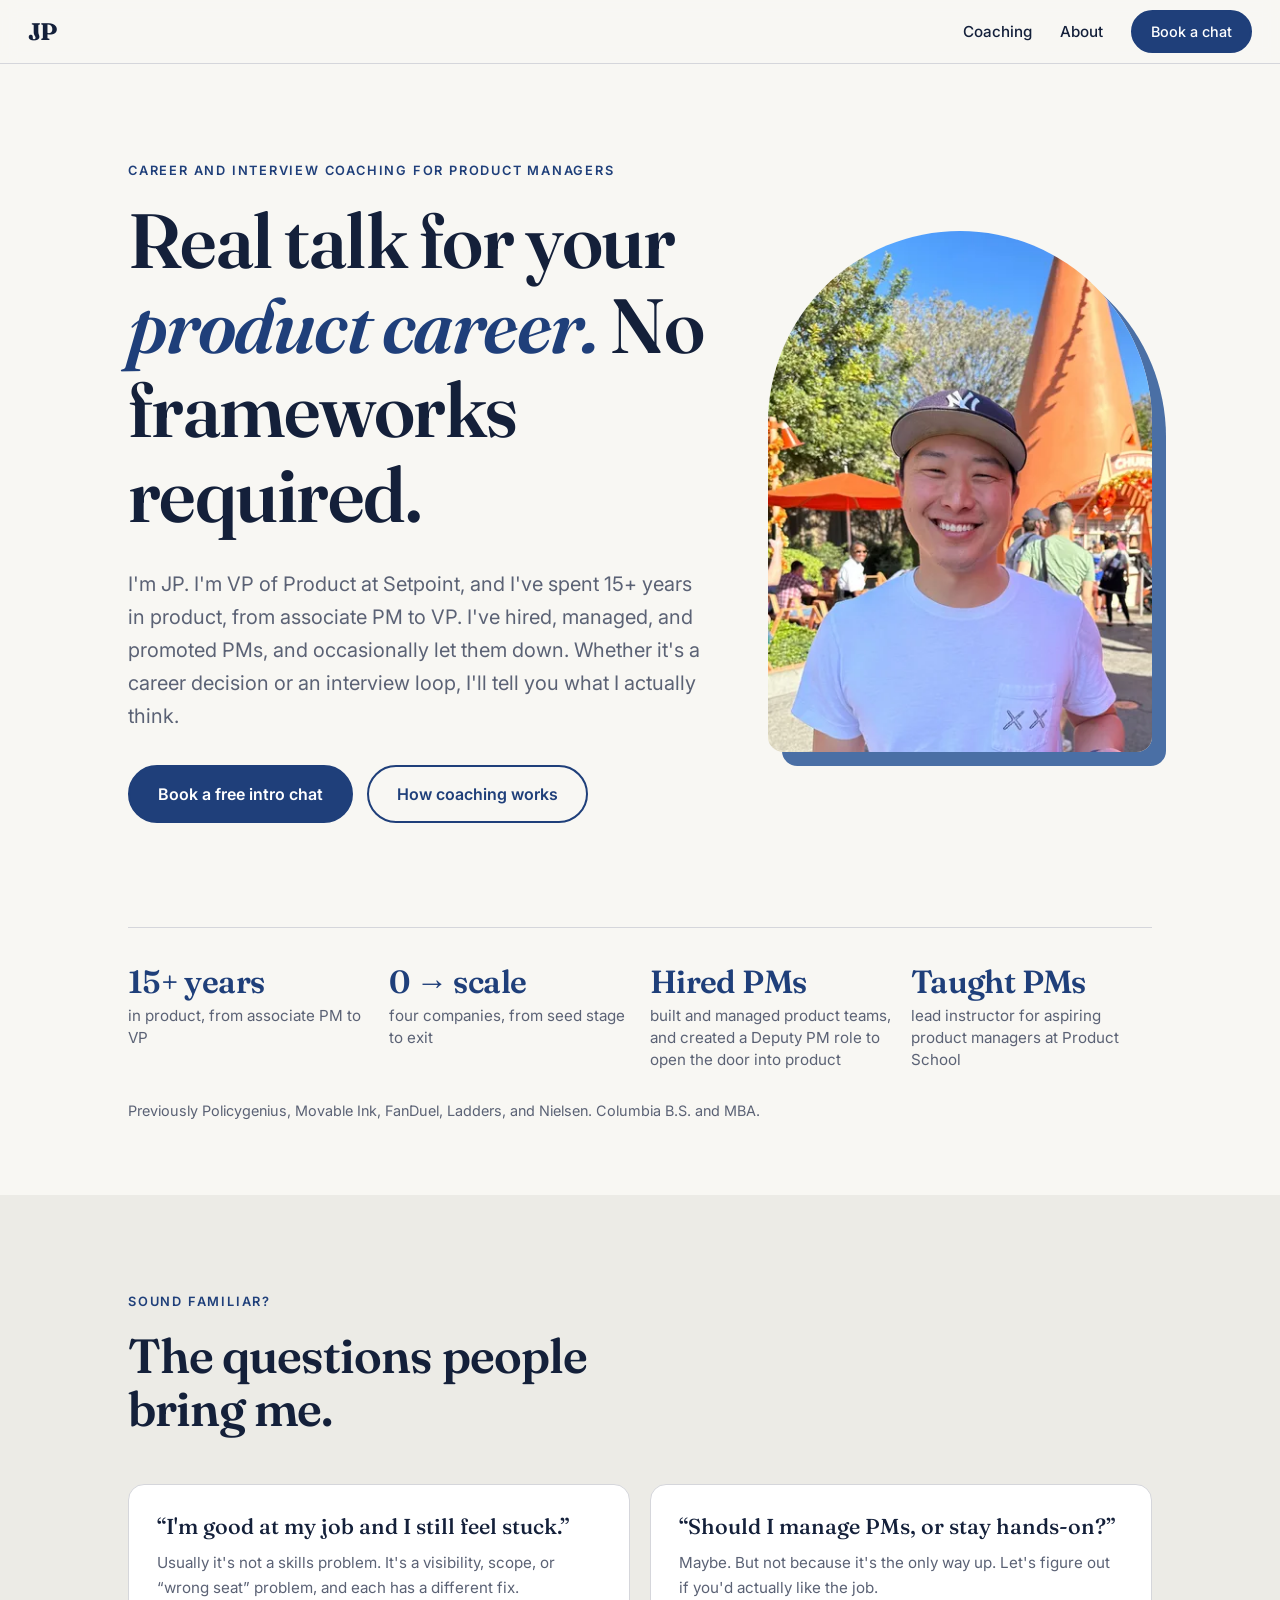
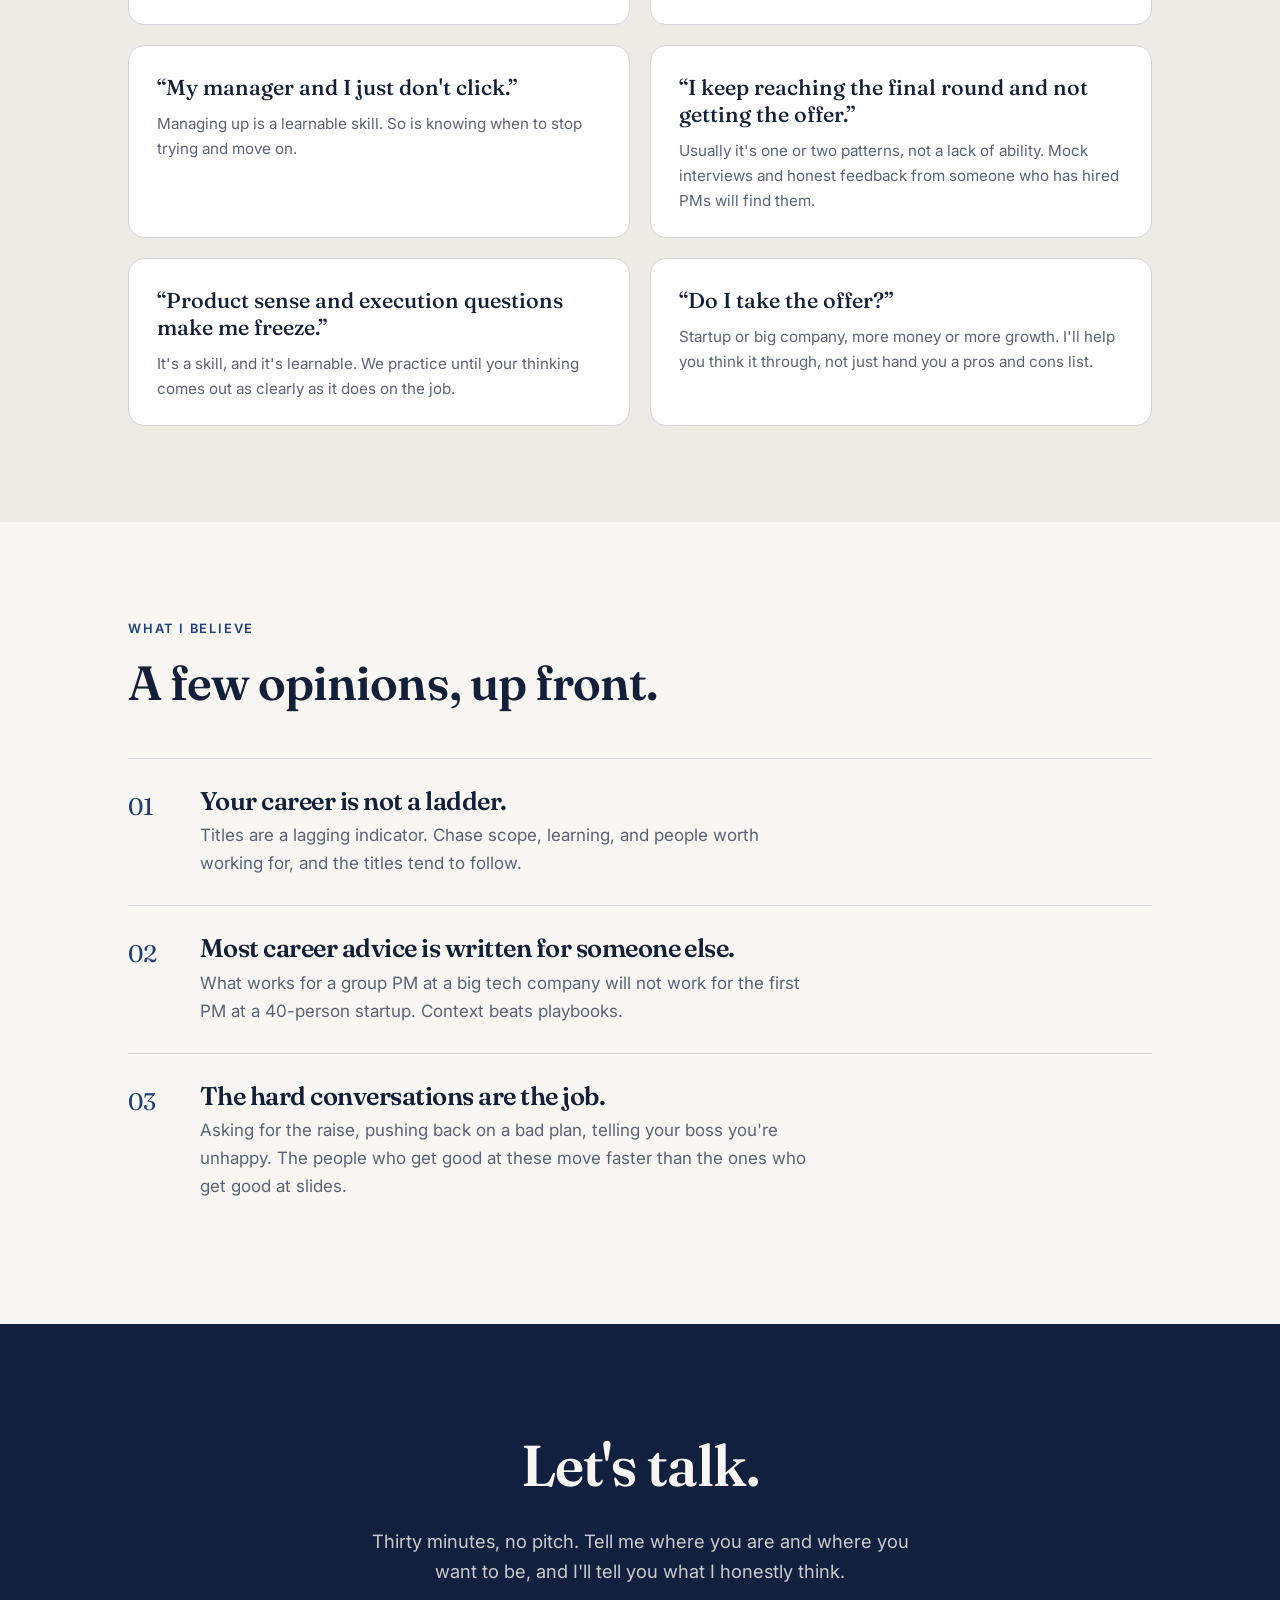
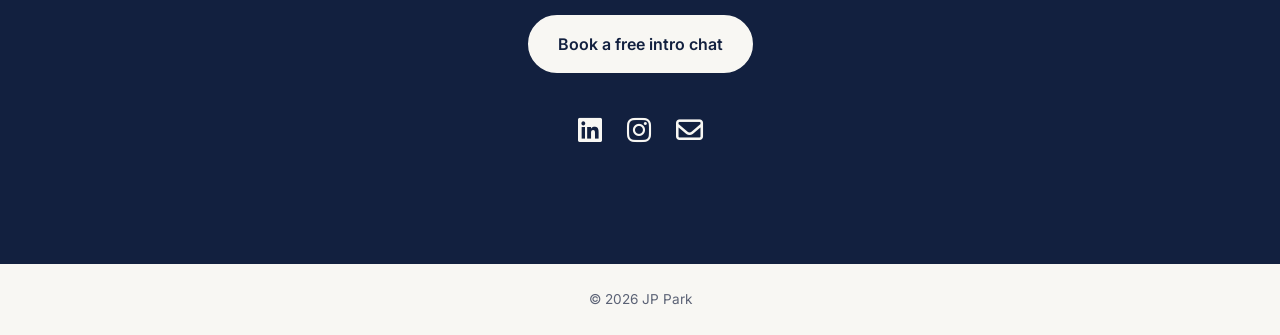
<file: index.html>
<!DOCTYPE html>
<html lang="en">
<head>
    <meta charset="UTF-8">
    <meta name="viewport" content="width=device-width, initial-scale=1.0">
    <meta name="description" content="Career and interview coaching for product managers. JP Park, VP Product at Setpoint and former Director of Product at Policygenius, coaches PMs through promotions, pivots, interviews, and the hard conversations.">
    <meta name="author" content="JP Park">
    <link rel="canonical" href="https://jptkp325.github.io/">

    <!-- Open Graph -->
    <meta property="og:title" content="JP Park | Career and interview coaching for product managers">
    <meta property="og:description" content="Career and interview coaching for product managers. JP Park, VP Product at Setpoint and former Director of Product at Policygenius, coaches PMs through promotions, pivots, interviews, and the hard conversations.">
    <meta property="og:image" content="https://jptkp325.github.io/images/jppark-800.png">
    <meta property="og:url" content="https://jptkp325.github.io/">
    <meta property="og:type" content="website">

    <link rel="icon" href="data:image/svg+xml,<svg xmlns='http://www.w3.org/2000/svg' viewBox='0 0 100 100'><text y='.9em' font-size='90'>&#x1F44B;</text></svg>">

    <link rel="preconnect" href="https://fonts.googleapis.com">
    <link rel="preconnect" href="https://fonts.gstatic.com" crossorigin>
    <link href="https://fonts.googleapis.com/css2?family=Fraunces:ital,opsz,wght@0,9..144,400;0,9..144,500;0,9..144,600;0,9..144,700;1,9..144,500&family=Inter:wght@400;500;600&display=swap" rel="stylesheet">
    <link rel="stylesheet" href="styles.css">
    <link rel="stylesheet" href="https://cdnjs.cloudflare.com/ajax/libs/font-awesome/6.5.1/css/all.min.css">

    <title>JP Park | Career and interview coaching for product managers</title>
</head>
<body class="page-home">

    <nav class="top-nav" aria-label="Main navigation">
        <span class="left-text"><a href="/">JP</a></span>
        <ul class="right-menu">
            <li><a href="/coaching.html">Coaching</a></li>
            <li><a href="/about.html">About</a></li>
            <li><a href="mailto:jason.phillip.park@gmail.com?subject=Intro%20chat" class="cta-button">Book a chat</a></li>
        </ul>
        <i class="mobile-menu-icon fas fa-bars" role="button" tabindex="0" aria-label="Toggle navigation menu" aria-expanded="false"></i>
    </nav>

    <header class="hero">
        <div class="wrap hero-grid">
            <div>
                <p class="eyebrow">Career and interview coaching for product managers</p>
                <h1>Real talk for your <em>product career.</em> No frameworks required.</h1>
                <p class="lede">I'm JP. I'm VP of Product at Setpoint, and I've spent 15+ years in product, from associate PM to VP. I've hired, managed, and promoted PMs, and occasionally let them down. Whether it's a career decision or an interview loop, I'll tell you what I actually think.</p>
                <div class="cta-row">
                    <a href="mailto:jason.phillip.park@gmail.com?subject=Intro%20chat" class="cta-button">Book a free intro chat</a>
                    <a href="/coaching.html" class="cta-button cta-button-alt">How coaching works</a>
                </div>
            </div>
            <div class="hero-photo">
                <picture>
                    <source type="image/webp" srcset="images/jppark-400.webp 400w, images/jppark-800.webp 800w" sizes="(max-width: 860px) 340px, 400px">
                    <img src="images/jppark-800.png" srcset="images/jppark-400.png 400w, images/jppark-800.png 800w" sizes="(max-width: 860px) 340px, 400px" alt="Photo of JP Park" width="800" height="1083" loading="eager">
                </picture>
            </div>
        </div>
    </header>

    <section class="proof" aria-label="Background">
        <div class="wrap">
            <ul class="proof-grid">
                <li><strong>15+ years</strong><span>in product, from associate PM to VP</span></li>
                <li><strong>0 &rarr; scale</strong><span>four companies, from seed stage to exit</span></li>
                <li><strong>Hired PMs</strong><span>built and managed product teams, and created a Deputy PM role to open the door into product</span></li>
                <li><strong>Taught PMs</strong><span>lead instructor for aspiring product managers at Product School</span></li>
            </ul>
            <p class="proof-note">Previously Policygenius, Movable Ink, FanDuel, Ladders, and Nielsen. Columbia B.S. and MBA.</p>
        </div>
    </section>

    <section class="section section-alt fade-in-section">
        <div class="wrap">
            <p class="eyebrow">Sound familiar?</p>
            <h2 class="section-title">The questions people bring me.</h2>
            <ul class="moments">
                <li>
                    <blockquote>&ldquo;I'm good at my job and I still feel stuck.&rdquo;</blockquote>
                    <p>Usually it's not a skills problem. It's a visibility, scope, or &ldquo;wrong seat&rdquo; problem, and each has a different fix.</p>
                </li>
                <li>
                    <blockquote>&ldquo;Should I manage PMs, or stay hands-on?&rdquo;</blockquote>
                    <p>Maybe. But not because it's the only way up. Let's figure out if you'd actually like the job.</p>
                </li>
                <li>
                    <blockquote>&ldquo;My manager and I just don't click.&rdquo;</blockquote>
                    <p>Managing up is a learnable skill. So is knowing when to stop trying and move on.</p>
                </li>
                <li>
                    <blockquote>&ldquo;I keep reaching the final round and not getting the offer.&rdquo;</blockquote>
                    <p>Usually it's one or two patterns, not a lack of ability. Mock interviews and honest feedback from someone who has hired PMs will find them.</p>
                </li>
                <li>
                    <blockquote>&ldquo;Product sense and execution questions make me freeze.&rdquo;</blockquote>
                    <p>It's a skill, and it's learnable. We practice until your thinking comes out as clearly as it does on the job.</p>
                </li>
                <li>
                    <blockquote>&ldquo;Do I take the offer?&rdquo;</blockquote>
                    <p>Startup or big company, more money or more growth. I'll help you think it through, not just hand you a pros and cons list.</p>
                </li>
            </ul>
        </div>
    </section>

    <section class="section fade-in-section">
        <div class="wrap">
            <p class="eyebrow">What I believe</p>
            <h2 class="section-title">A few opinions, up front.</h2>
            <ol class="beliefs">
                <li>
                    <div>
                        <h3>Your career is not a ladder.</h3>
                        <p>Titles are a lagging indicator. Chase scope, learning, and people worth working for, and the titles tend to follow.</p>
                    </div>
                </li>
                <li>
                    <div>
                        <h3>Most career advice is written for someone else.</h3>
                        <p>What works for a group PM at a big tech company will not work for the first PM at a 40-person startup. Context beats playbooks.</p>
                    </div>
                </li>
                <li>
                    <div>
                        <h3>The hard conversations are the job.</h3>
                        <p>Asking for the raise, pushing back on a bad plan, telling your boss you're unhappy. The people who get good at these move faster than the ones who get good at slides.</p>
                    </div>
                </li>
            </ol>
        </div>
    </section>

    <section class="section section-dark closer fade-in-section">
        <div class="wrap">
            <h2>Let's talk.</h2>
            <p>Thirty minutes, no pitch. Tell me where you are and where you want to be, and I'll tell you what I honestly think.</p>
            <a href="mailto:jason.phillip.park@gmail.com?subject=Intro%20chat" class="cta-button">Book a free intro chat</a>
            <div class="contact-icons">
                <a href="https://www.linkedin.com/in/jppark" target="_blank" rel="noopener noreferrer" aria-label="JP Park on LinkedIn"><i class="fa-brands fa-linkedin" aria-hidden="true"></i></a>
                <a href="https://www.instagram.com/stereotyke" target="_blank" rel="noopener noreferrer" aria-label="JP Park on Instagram"><i class="fa-brands fa-instagram" aria-hidden="true"></i></a>
                <a href="mailto:jason.phillip.park@gmail.com?subject=Intro%20chat" aria-label="Email JP Park"><i class="fa-regular fa-envelope" aria-hidden="true"></i></a>
            </div>
        </div>
    </section>

    <footer>
        <p>&copy; 2026 JP Park</p>
    </footer>

    <script src="scripts.js"></script>
</body>
</html>
</file>
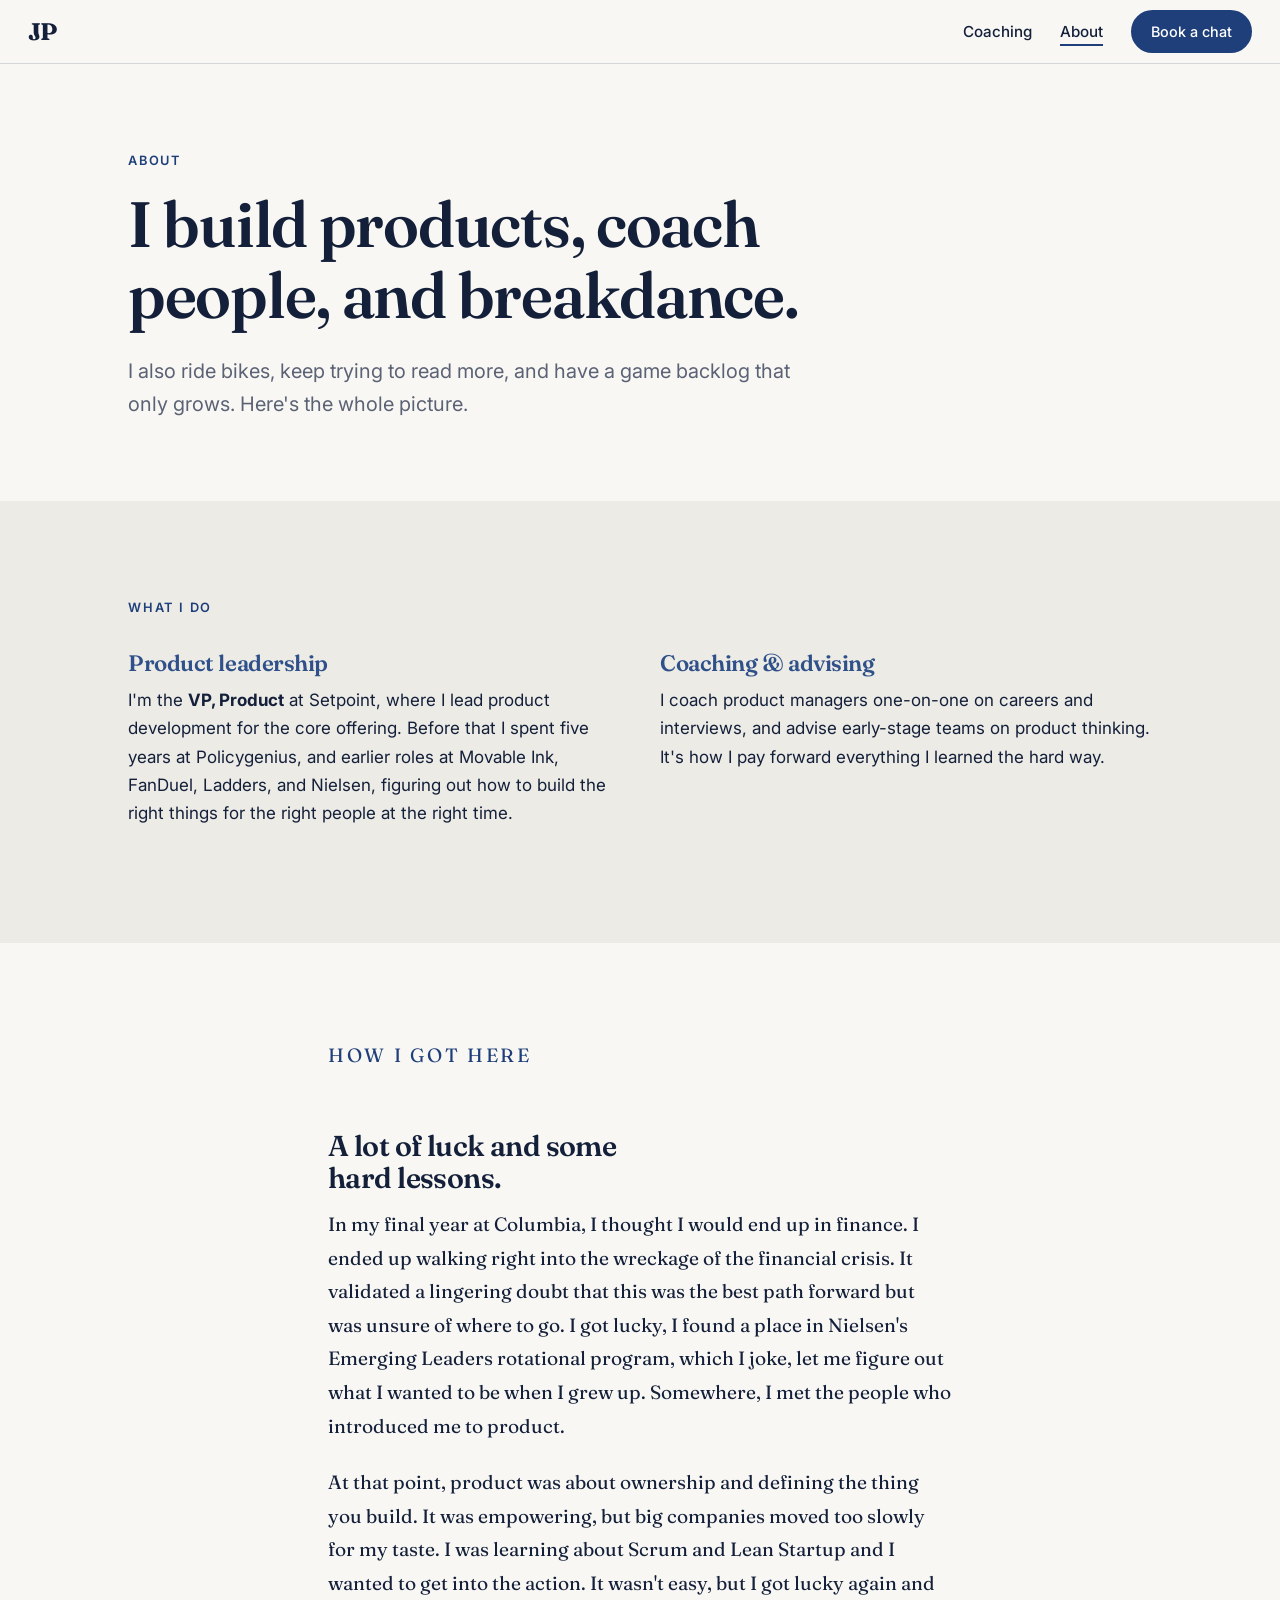
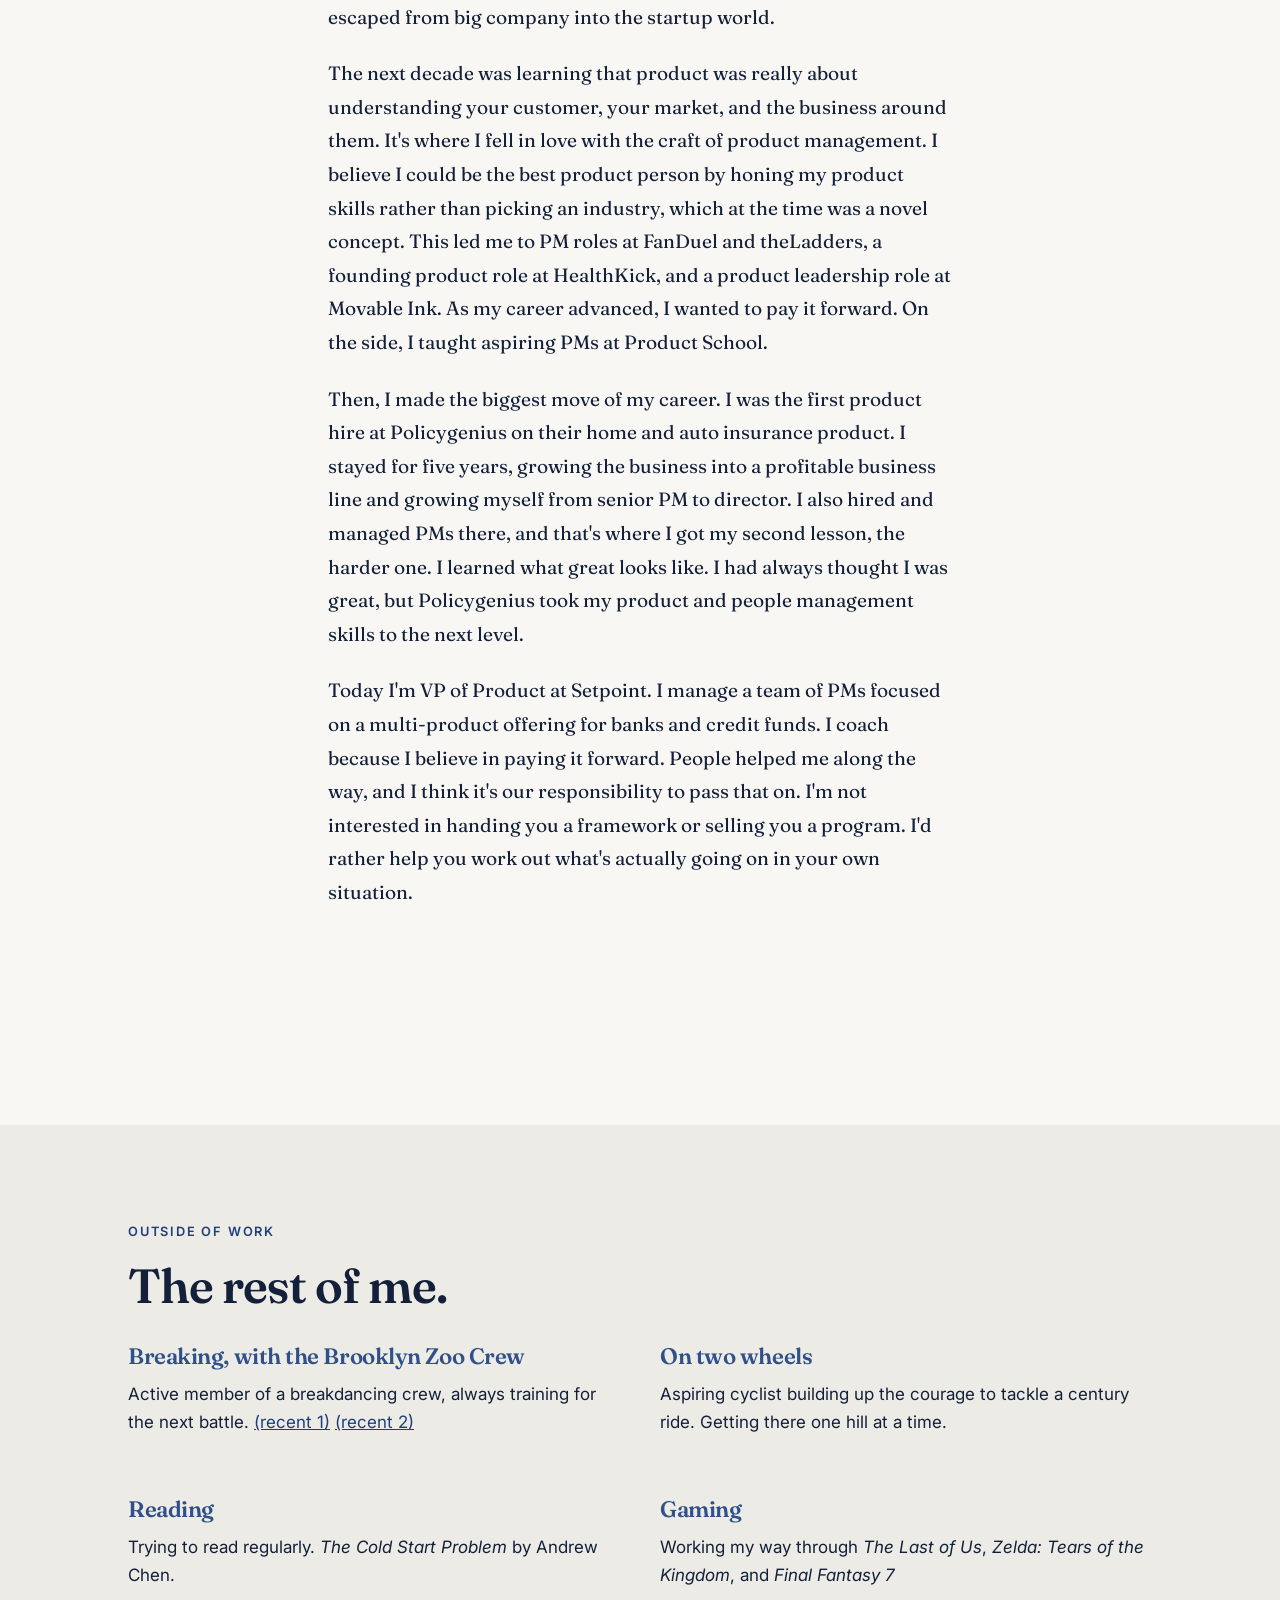
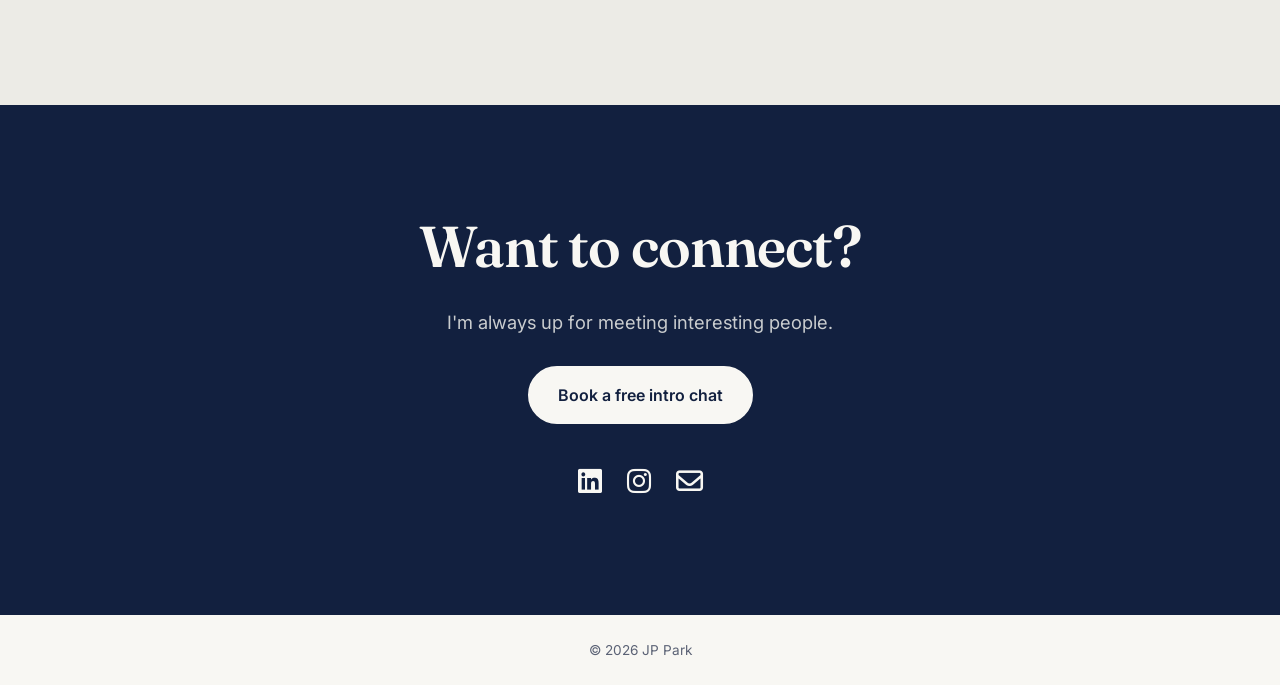
<file: about.html>
<!DOCTYPE html>
<html lang="en">
<head>
    <meta charset="UTF-8">
    <meta name="viewport" content="width=device-width, initial-scale=1.0">
    <meta name="description" content="JP Park is VP, Product at Setpoint, a career and interview coach for product managers, and a breakdancer with the Brooklyn Zoo Crew.">
    <meta name="author" content="JP Park">
    <link rel="canonical" href="https://jptkp325.github.io/about.html">

    <!-- Open Graph -->
    <meta property="og:title" content="About | JP Park">
    <meta property="og:description" content="JP Park is VP, Product at Setpoint, a career and interview coach for product managers, and a breakdancer with the Brooklyn Zoo Crew.">
    <meta property="og:image" content="https://jptkp325.github.io/images/jppark-800.png">
    <meta property="og:url" content="https://jptkp325.github.io/about.html">
    <meta property="og:type" content="website">

    <link rel="icon" href="data:image/svg+xml,<svg xmlns='http://www.w3.org/2000/svg' viewBox='0 0 100 100'><text y='.9em' font-size='90'>&#x1F44B;</text></svg>">

    <link rel="preconnect" href="https://fonts.googleapis.com">
    <link rel="preconnect" href="https://fonts.gstatic.com" crossorigin>
    <link href="https://fonts.googleapis.com/css2?family=Fraunces:ital,opsz,wght@0,9..144,400;0,9..144,500;0,9..144,600;0,9..144,700;1,9..144,500&family=Inter:wght@400;500;600&display=swap" rel="stylesheet">
    <link rel="stylesheet" href="styles.css">
    <link rel="stylesheet" href="https://cdnjs.cloudflare.com/ajax/libs/font-awesome/6.5.1/css/all.min.css">

    <title>About | JP Park</title>
</head>
<body class="page-about">

    <nav class="top-nav" aria-label="Main navigation">
        <span class="left-text"><a href="/">JP</a></span>
        <ul class="right-menu">
            <li><a href="/coaching.html">Coaching</a></li>
            <li><a href="/about.html">About</a></li>
            <li><a href="mailto:jason.phillip.park@gmail.com?subject=Intro%20chat" class="cta-button">Book a chat</a></li>
        </ul>
        <i class="mobile-menu-icon fas fa-bars" role="button" tabindex="0" aria-label="Toggle navigation menu" aria-expanded="false"></i>
    </nav>

    <header class="page-header">
        <div class="wrap">
            <p class="eyebrow">About</p>
            <h1>I build products, coach people, and breakdance.</h1>
            <p class="lede">I also ride bikes, keep trying to read more, and have a game backlog that only grows. Here's the whole picture.</p>
        </div>
    </header>

    <section class="section section-alt fade-in-section">
        <div class="wrap">
            <p class="eyebrow">What I do</p>
            <div class="about-grid">
                <div class="about-block">
                    <h3>Product leadership</h3>
                    <p>I'm the <b>VP, Product</b> at Setpoint, where I lead product development for the core offering. Before that I spent five years at Policygenius, and earlier roles at Movable Ink, FanDuel, Ladders, and Nielsen, figuring out how to build the right things for the right people at the right time.</p>
                </div>
                <div class="about-block">
                    <h3>Coaching &amp; advising</h3>
                    <p>I coach product managers one-on-one on careers and interviews, and advise early-stage teams on product thinking. It's how I pay forward everything I learned the hard way.</p>
                </div>
            </div>
        </div>
    </section>

    <section class="section fade-in-section">
        <div class="prose article">
            <p class="eyebrow">How I got here</p>
            <h2 class="section-title">A lot of luck and some hard lessons.</h2>
            <p>In my final year at Columbia, I thought I would end up in finance. I ended up walking right into the wreckage of the financial crisis. It validated a lingering doubt that this was the best path forward but was unsure of where to go. I got lucky, I found a place in Nielsen's Emerging Leaders rotational program, which I joke, let me figure out what I wanted to be when I grew up. Somewhere, I met the people who introduced me to product.</p>
            <p>At that point, product was about ownership and defining the thing you build. It was empowering, but big companies moved too slowly for my taste. I was learning about Scrum and Lean Startup and I wanted to get into the action. It wasn't easy, but I got lucky again and escaped from big company into the startup world.</p>
            <p>The next decade was learning that product was really about understanding your customer, your market, and the business around them. It's where I fell in love with the craft of product management. I believe I could be the best product person by honing my product skills rather than picking an industry, which at the time was a novel concept. This led me to PM roles at FanDuel and theLadders, a founding product role at HealthKick, and a product leadership role at Movable Ink. As my career advanced, I wanted to pay it forward. On the side, I taught aspiring PMs at Product School.</p>
            <p>Then, I made the biggest move of my career. I was the first product hire at Policygenius on their home and auto insurance product. I stayed for five years, growing the business into a profitable business line and growing myself from senior PM to director. I also hired and managed PMs there, and that's where I got my second lesson, the harder one. I learned what great looks like. I had always thought I was great, but Policygenius took my product and people management skills to the next level. </p>
            <p>Today I'm VP of Product at Setpoint. I manage a team of PMs focused on a multi-product offering for banks and credit funds. I coach because I believe in paying it forward. People helped me along the way, and I think it's our responsibility to pass that on. I'm not interested in handing you a framework or selling you a program. I'd rather help you work out what's actually going on in your own situation.</p>
        </div>
    </section>

    <section class="section section-alt fade-in-section">
        <div class="wrap">
            <p class="eyebrow">Outside of work</p>
            <h2 class="section-title">The rest of me.</h2>
            <div class="about-grid">
                <div class="about-block">
                    <h3>Breaking, with the Brooklyn Zoo Crew</h3>
                    <p>Active member of a breakdancing crew, always training for the next battle.
                        <a href="https://youtu.be/nWrESJYIhdg?si=kfwnCgc4hvgau-XH&t=272" target="_blank" rel="noopener noreferrer">(recent 1)</a>
                        <a href="https://youtu.be/HGGp2xK_YZc?si=mZz1VGIxEp97N7sO" target="_blank" rel="noopener noreferrer">(recent 2)</a>
                    </p>
                </div>
                <div class="about-block">
                    <h3>On two wheels</h3>
                    <p>Aspiring cyclist building up the courage to tackle a century ride. Getting there one hill at a time.</p>
                </div>
                <div class="about-block">
                    <h3>Reading</h3>
                    <p>Trying to read regularly. <i>The Cold Start Problem</i> by Andrew Chen.</p>
                </div>
                <div class="about-block">
                    <h3>Gaming</h3>
                    <p>Working my way through <i>The Last of Us</i>, <i>Zelda: Tears of the Kingdom</i>, and <i>Final Fantasy 7</i></p>
                </div>
            </div>
        </div>
    </section>

    <section class="section section-dark closer fade-in-section">
        <div class="wrap">
            <h2>Want to connect?</h2>
            <p>I'm always up for meeting interesting people.</p>
            <a href="mailto:jason.phillip.park@gmail.com?subject=Intro%20chat" class="cta-button">Book a free intro chat</a>
            <div class="contact-icons">
                <a href="https://www.linkedin.com/in/jppark" target="_blank" rel="noopener noreferrer" aria-label="JP Park on LinkedIn"><i class="fa-brands fa-linkedin" aria-hidden="true"></i></a>
                <a href="https://www.instagram.com/stereotyke" target="_blank" rel="noopener noreferrer" aria-label="JP Park on Instagram"><i class="fa-brands fa-instagram" aria-hidden="true"></i></a>
                <a href="mailto:jason.phillip.park@gmail.com?subject=Intro%20chat" aria-label="Email JP Park"><i class="fa-regular fa-envelope" aria-hidden="true"></i></a>
            </div>
        </div>
    </section>

    <footer>
        <p>&copy; 2026 JP Park</p>
    </footer>

    <script src="scripts.js"></script>
</body>
</html>
</file>
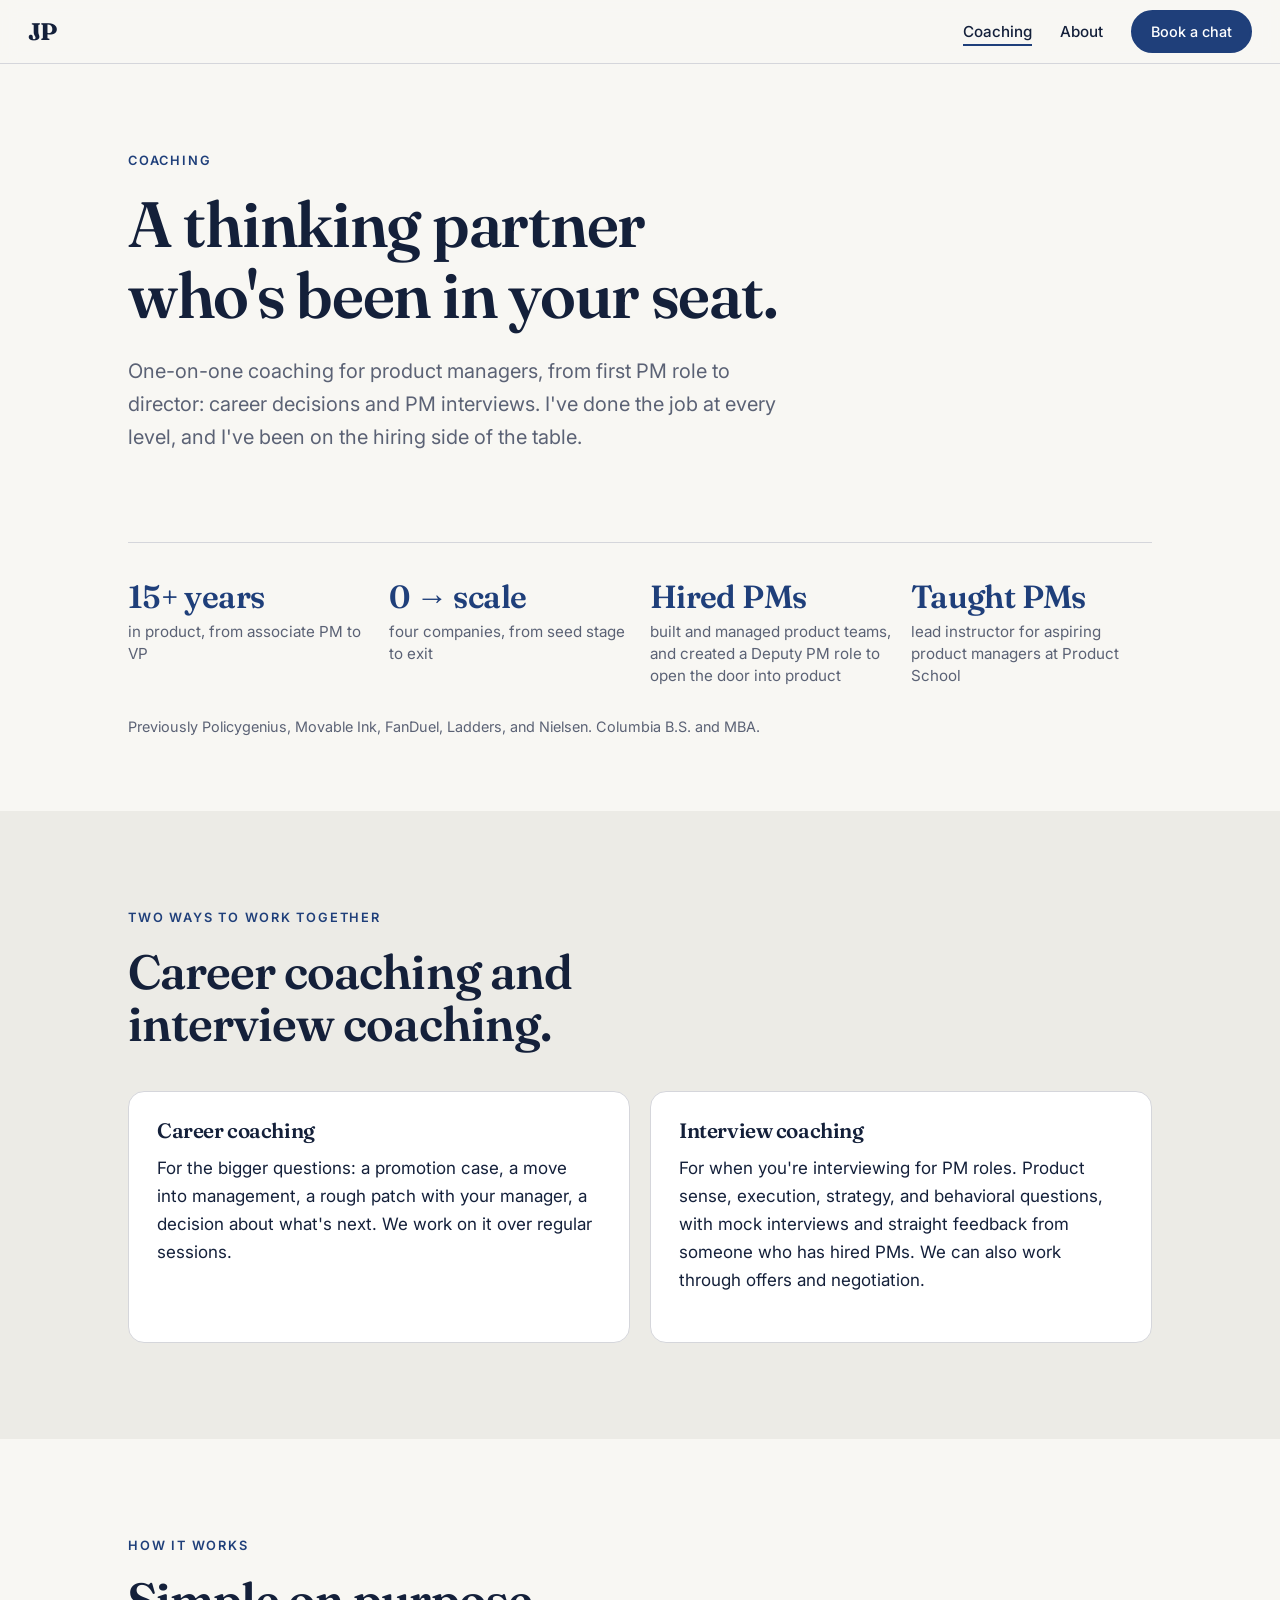
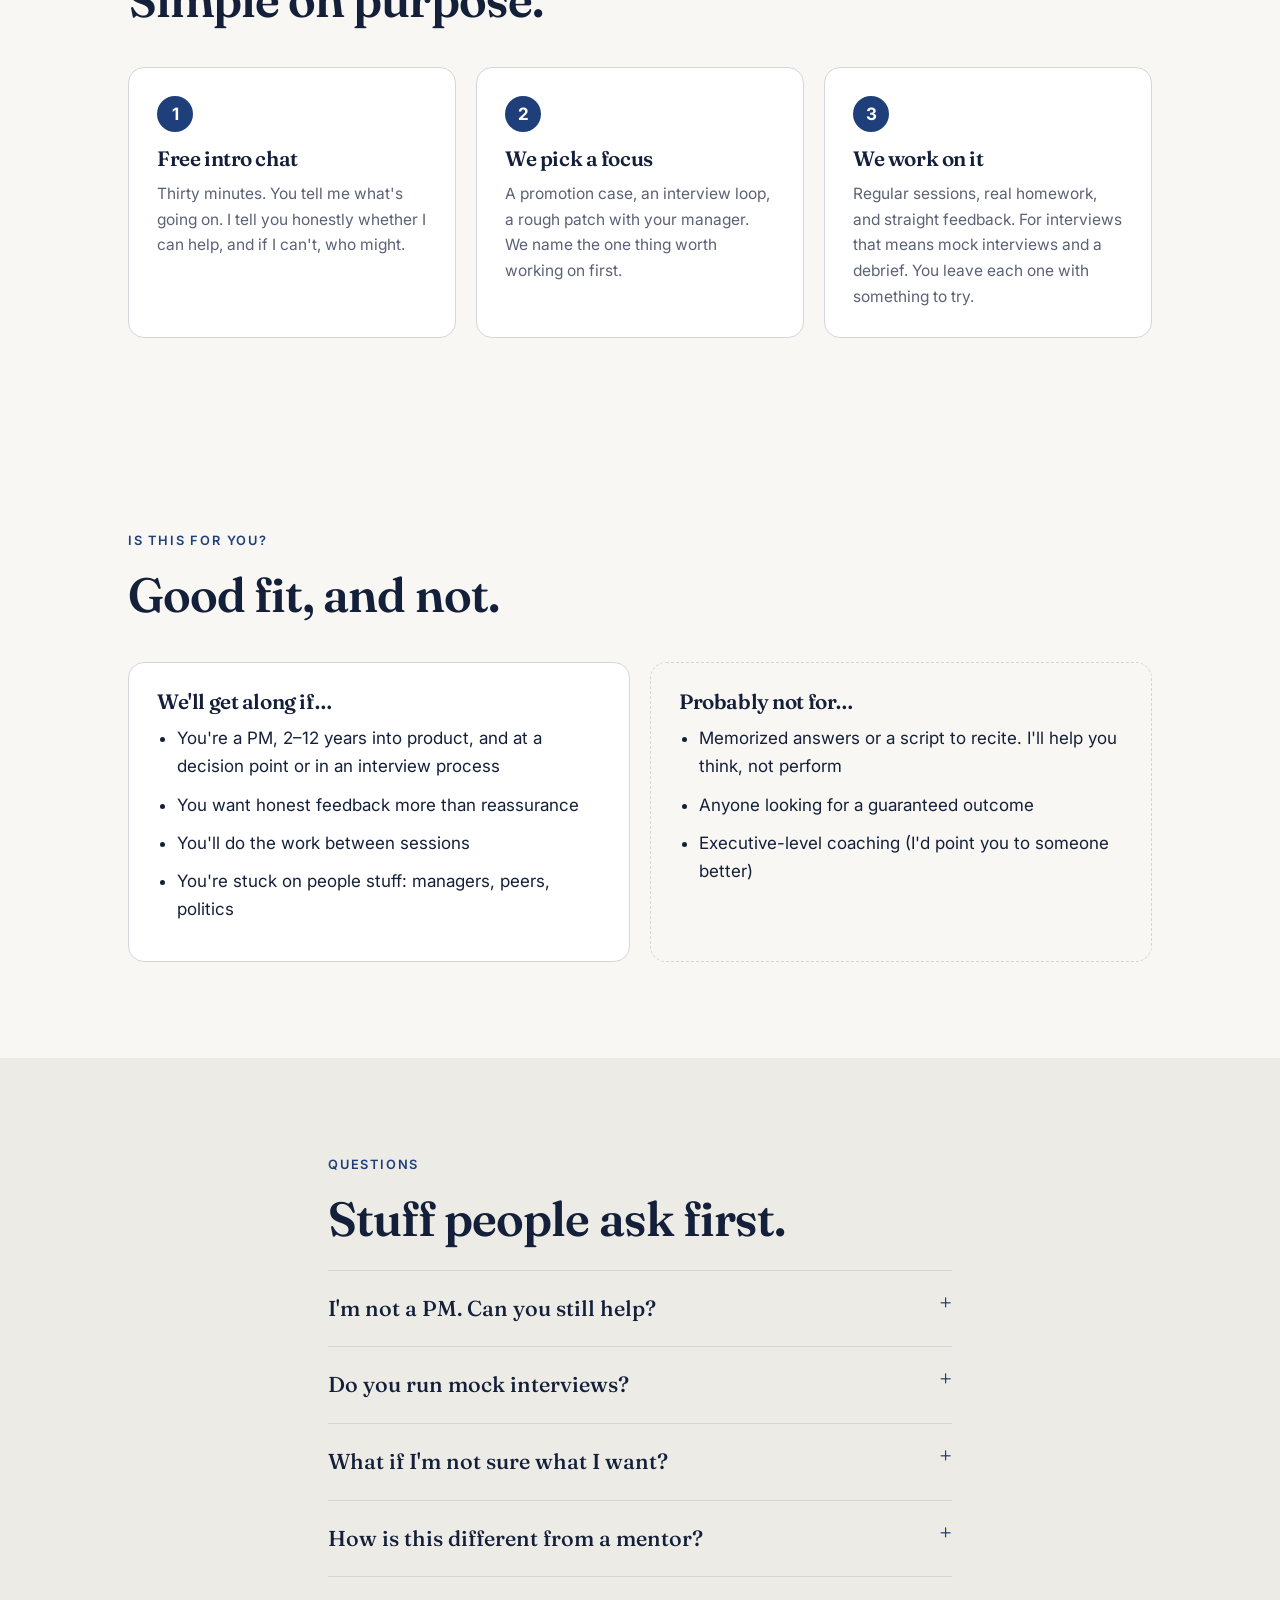
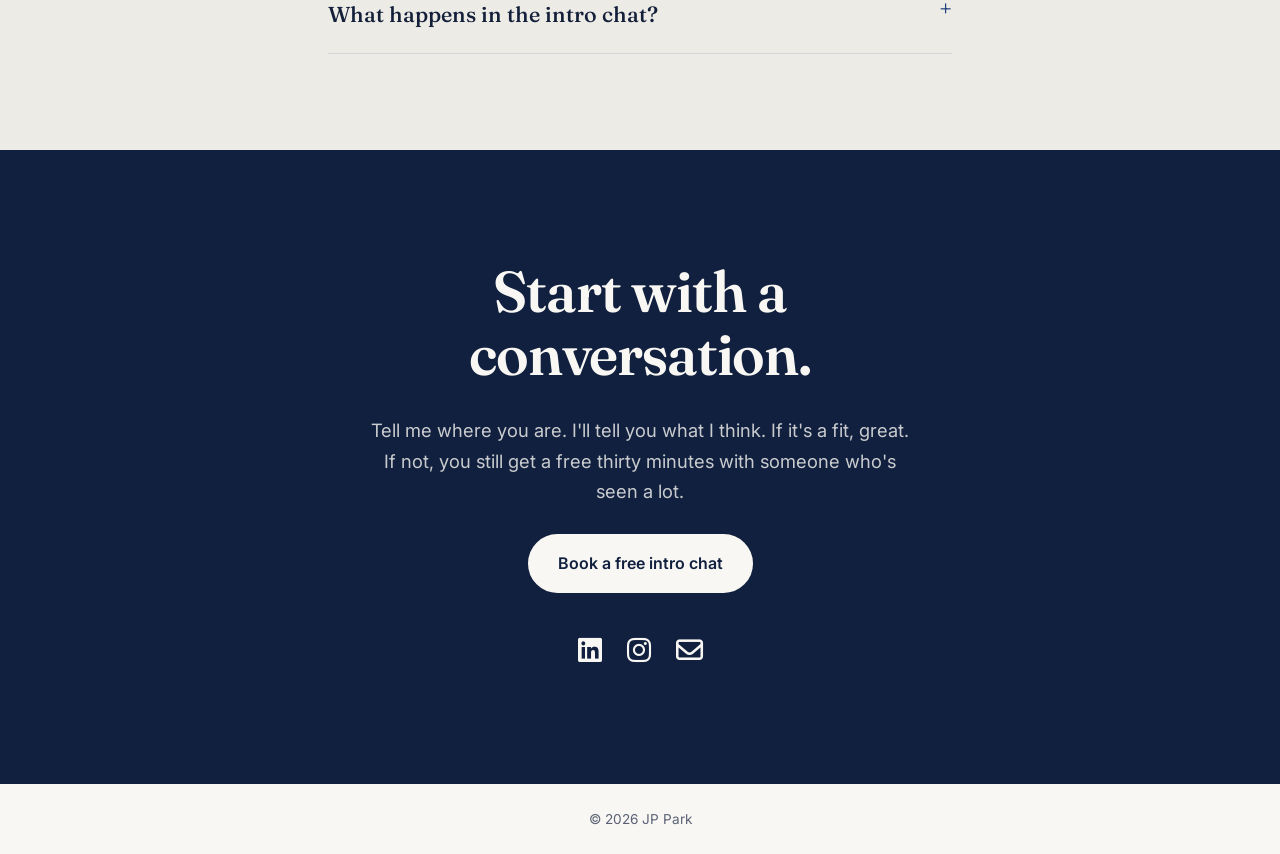
<file: coaching.html>
<!DOCTYPE html>
<html lang="en">
<head>
    <meta charset="UTF-8">
    <meta name="viewport" content="width=device-width, initial-scale=1.0">
    <meta name="description" content="One-on-one career and interview coaching for product managers, from a VP of Product who has hired and managed PMs for 15+ years. Free intro chat.">
    <meta name="author" content="JP Park">
    <link rel="canonical" href="https://jptkp325.github.io/coaching.html">

    <!-- Open Graph -->
    <meta property="og:title" content="Coaching | JP Park">
    <meta property="og:description" content="One-on-one career and interview coaching for product managers, from a VP of Product who has hired and managed PMs for 15+ years. Free intro chat.">
    <meta property="og:image" content="https://jptkp325.github.io/images/jppark-800.png">
    <meta property="og:url" content="https://jptkp325.github.io/coaching.html">
    <meta property="og:type" content="website">

    <link rel="icon" href="data:image/svg+xml,<svg xmlns='http://www.w3.org/2000/svg' viewBox='0 0 100 100'><text y='.9em' font-size='90'>&#x1F44B;</text></svg>">

    <link rel="preconnect" href="https://fonts.googleapis.com">
    <link rel="preconnect" href="https://fonts.gstatic.com" crossorigin>
    <link href="https://fonts.googleapis.com/css2?family=Fraunces:ital,opsz,wght@0,9..144,400;0,9..144,500;0,9..144,600;0,9..144,700;1,9..144,500&family=Inter:wght@400;500;600&display=swap" rel="stylesheet">
    <link rel="stylesheet" href="styles.css">
    <link rel="stylesheet" href="https://cdnjs.cloudflare.com/ajax/libs/font-awesome/6.5.1/css/all.min.css">

    <title>Coaching | JP Park</title>
</head>
<body class="page-coaching">

    <nav class="top-nav" aria-label="Main navigation">
        <span class="left-text"><a href="/">JP</a></span>
        <ul class="right-menu">
            <li><a href="/coaching.html">Coaching</a></li>
            <li><a href="/about.html">About</a></li>
            <li><a href="mailto:jason.phillip.park@gmail.com?subject=Intro%20chat" class="cta-button">Book a chat</a></li>
        </ul>
        <i class="mobile-menu-icon fas fa-bars" role="button" tabindex="0" aria-label="Toggle navigation menu" aria-expanded="false"></i>
    </nav>

    <header class="page-header">
        <div class="wrap">
            <p class="eyebrow">Coaching</p>
            <h1>A thinking partner who's been in your seat.</h1>
            <p class="lede">One-on-one coaching for product managers, from first PM role to director: career decisions and PM interviews. I've done the job at every level, and I've been on the hiring side of the table.</p>
        </div>
    </header>

    <section class="proof" aria-label="Background">
        <div class="wrap">
            <ul class="proof-grid">
                <li><strong>15+ years</strong><span>in product, from associate PM to VP</span></li>
                <li><strong>0 &rarr; scale</strong><span>four companies, from seed stage to exit</span></li>
                <li><strong>Hired PMs</strong><span>built and managed product teams, and created a Deputy PM role to open the door into product</span></li>
                <li><strong>Taught PMs</strong><span>lead instructor for aspiring product managers at Product School</span></li>
            </ul>
            <p class="proof-note">Previously Policygenius, Movable Ink, FanDuel, Ladders, and Nielsen. Columbia B.S. and MBA.</p>
        </div>
    </section>

    <section class="section section-alt fade-in-section">
        <div class="wrap">
            <p class="eyebrow">Two ways to work together</p>
            <h2 class="section-title">Career coaching and interview coaching.</h2>
            <div class="fit-grid">
                <div class="fit-card">
                    <h3>Career coaching</h3>
                    <p>For the bigger questions: a promotion case, a move into management, a rough patch with your manager, a decision about what's next. We work on it over regular sessions.</p>
                </div>
                <div class="fit-card">
                    <h3>Interview coaching</h3>
                    <p>For when you're interviewing for PM roles. Product sense, execution, strategy, and behavioral questions, with mock interviews and straight feedback from someone who has hired PMs. We can also work through offers and negotiation.</p>
                </div>
            </div>
        </div>
    </section>

    <section class="section fade-in-section">
        <div class="wrap">
            <p class="eyebrow">How it works</p>
            <h2 class="section-title">Simple on purpose.</h2>
            <ol class="steps">
                <li>
                    <h3>Free intro chat</h3>
                    <p>Thirty minutes. You tell me what's going on. I tell you honestly whether I can help, and if I can't, who might.</p>
                </li>
                <li>
                    <h3>We pick a focus</h3>
                    <p>A promotion case, an interview loop, a rough patch with your manager. We name the one thing worth working on first.</p>
                </li>
                <li>
                    <h3>We work on it</h3>
                    <p>Regular sessions, real homework, and straight feedback. For interviews that means mock interviews and a debrief. You leave each one with something to try.</p>
                </li>
            </ol>
            <!-- TODO(JP): add format, session length, and pricing here once decided -->
        </div>
    </section>

    <section class="section fade-in-section">
        <div class="wrap">
            <p class="eyebrow">Is this for you?</p>
            <h2 class="section-title">Good fit, and not.</h2>
            <div class="fit-grid">
                <div class="fit-card">
                    <h3>We'll get along if&hellip;</h3>
                    <ul>
                        <li>You're a PM, 2&ndash;12 years into product, and at a decision point or in an interview process</li>
                        <li>You want honest feedback more than reassurance</li>
                        <li>You'll do the work between sessions</li>
                        <li>You're stuck on people stuff: managers, peers, politics</li>
                    </ul>
                </div>
                <div class="fit-card not">
                    <h3>Probably not for&hellip;</h3>
                    <ul>
                        <li>Memorized answers or a script to recite. I'll help you think, not perform</li>
                        <li>Anyone looking for a guaranteed outcome</li>
                        <li>Executive-level coaching (I'd point you to someone better)</li>
                    </ul>
                </div>
            </div>
        </div>
    </section>

    <!-- TODO(JP): add 2-3 real testimonials here; do not publish placeholder quotes -->

    <section class="section section-alt fade-in-section">
        <div class="prose faq">
            <p class="eyebrow">Questions</p>
            <h2 class="section-title">Stuff people ask first.</h2>
            <details>
                <summary>I'm not a PM. Can you still help?</summary>
                <p>Possibly. My focus is product managers, but I've spent my career working alongside engineers, designers, and data folks. If your question is about product-adjacent roles, scope, or a tricky manager, ask me in the intro chat and I'll tell you honestly whether I'm the right person.</p>
            </details>
            <details>
                <summary>Do you run mock interviews?</summary>
                <p>Yes. We practice the question types you'll actually face, then debrief honestly on what landed and what didn't. I've been on the hiring side, so I can tell you how an answer reads from the other chair.</p>
            </details>
            <details>
                <summary>What if I'm not sure what I want?</summary>
                <p>That's a perfectly good place to start. Most people come in with a vague itch, not a plan. Figuring out what's behind it is the first piece of work.</p>
            </details>
            <details>
                <summary>How is this different from a mentor?</summary>
                <p>A coach is on the hook for your progress and keeps you accountable. I'll also share what I've seen, but I'm not here to tell you to copy my path.</p>
            </details>
            <details>
                <summary>What happens in the intro chat?</summary>
                <p>We talk about your situation. I'll ask a lot of questions. At the end I'll tell you what I'd focus on and whether working together makes sense. There's no pressure to sign up.</p>
            </details>
        </div>
    </section>

    <section class="section section-dark closer fade-in-section">
        <div class="wrap">
            <h2>Start with a conversation.</h2>
            <p>Tell me where you are. I'll tell you what I think. If it's a fit, great. If not, you still get a free thirty minutes with someone who's seen a lot.</p>
            <a href="mailto:jason.phillip.park@gmail.com?subject=Intro%20chat" class="cta-button">Book a free intro chat</a>
            <div class="contact-icons">
                <a href="https://www.linkedin.com/in/jppark" target="_blank" rel="noopener noreferrer" aria-label="JP Park on LinkedIn"><i class="fa-brands fa-linkedin" aria-hidden="true"></i></a>
                <a href="https://www.instagram.com/stereotyke" target="_blank" rel="noopener noreferrer" aria-label="JP Park on Instagram"><i class="fa-brands fa-instagram" aria-hidden="true"></i></a>
                <a href="mailto:jason.phillip.park@gmail.com?subject=Intro%20chat" aria-label="Email JP Park"><i class="fa-regular fa-envelope" aria-hidden="true"></i></a>
            </div>
        </div>
    </section>

    <footer>
        <p>&copy; 2026 JP Park</p>
    </footer>

    <script src="scripts.js"></script>
</body>
</html>
</file>
<file: styles.css>
/* Navy, v3: editorial type, big statements, one clear action */
:root {
    --color-bg-primary: #F8F7F3;
    --color-bg-secondary: #ECEBE6;
    --color-bg-dark: #12203F;
    --color-bg-white: #FFFFFF;
    --color-text-primary: #14203A;
    --color-text-secondary: #5B6275;
    --color-text-on-dark: #F8F7F3;
    --color-accent-primary: #1F3F7A;
    --color-accent-hover: #142B57;
    --color-accent-secondary: #4A6FA5;
    --color-accent-text: #2F5088;
    --color-border: #D5D6DB;
    --focus-outline: 2px solid var(--color-accent-primary);
    --focus-outline-offset: 3px;

    --font-serif: 'Fraunces', 'Palatino', Georgia, serif;
    --font-sans: 'Inter', 'Helvetica Neue', Arial, sans-serif;

    --wrap: 1080px;
    --prose: 680px;
}

* { box-sizing: border-box; }

html { scroll-behavior: smooth; }

body {
    font-family: var(--font-sans);
    margin: 0;
    background-color: var(--color-bg-primary);
    color: var(--color-text-primary);
    font-size: 17px;
    line-height: 1.65;
    -webkit-font-smoothing: antialiased;
}

h1, h2, h3 {
    font-family: var(--font-serif);
    font-weight: 600;
    line-height: 1.1;
    letter-spacing: -0.02em;
    margin: 0 0 0.5em;
}

p { margin: 0 0 1.2em; }

a { color: var(--color-accent-primary); }
a:hover { color: var(--color-accent-hover); }

a:focus-visible,
button:focus-visible,
[tabindex]:focus-visible {
    outline: var(--focus-outline);
    outline-offset: var(--focus-outline-offset);
}

.wrap {
    max-width: var(--wrap);
    margin: 0 auto;
    padding: 0 28px;
}

.prose {
    max-width: var(--prose);
    margin: 0 auto;
    padding: 0 28px;
}

.eyebrow {
    font-family: var(--font-sans);
    font-size: 0.8rem;
    font-weight: 600;
    letter-spacing: 0.14em;
    text-transform: uppercase;
    color: var(--color-accent-primary);
    margin-bottom: 18px;
}

.section { padding: 96px 0; }
.section-alt { background-color: var(--color-bg-secondary); }
.section-dark {
    background-color: var(--color-bg-dark);
    color: var(--color-text-on-dark);
}
.section-dark .eyebrow { color: #9DB8E8; }
.section-dark a { color: #9DB8E8; }
.section-dark .cta-button {
    background-color: var(--color-bg-primary);
    border-color: var(--color-bg-primary);
    color: var(--color-bg-dark);
}
.section-dark .cta-button:hover {
    background-color: #9DB8E8;
    border-color: #9DB8E8;
    color: var(--color-bg-dark);
}

.section-title {
    font-size: clamp(2rem, 4.5vw, 3rem);
    max-width: 18ch;
}

.lede {
    font-size: 1.25rem;
    color: var(--color-text-secondary);
    max-width: 52ch;
}

/* Nav */
.top-nav {
    background-color: rgba(248, 247, 243, 0.92);
    backdrop-filter: blur(8px);
    border-bottom: 1px solid var(--color-border);
    position: fixed;
    top: 0;
    left: 0;
    width: 100%;
    z-index: 1000;
    display: flex;
    justify-content: space-between;
    align-items: center;
    padding: 0 28px;
    height: 64px;
}

.top-nav a {
    color: var(--color-text-primary);
    text-decoration: none;
    font-weight: 500;
    font-size: 0.95rem;
}

.top-nav .left-text a {
    font-family: var(--font-serif);
    font-weight: 700;
    font-size: 1.5rem;
    letter-spacing: -0.03em;
}

.top-nav .right-menu {
    list-style: none;
    margin: 0;
    padding: 0;
    display: flex;
    align-items: center;
    gap: 28px;
}

.top-nav .right-menu li { margin: 0; }

.top-nav .right-menu a.current {
    border-bottom: 2px solid var(--color-accent-primary);
    padding-bottom: 3px;
}

.top-nav .right-menu a:hover { color: var(--color-accent-primary); }

.top-nav .mobile-menu-icon {
    display: none;
    font-size: 1.4rem;
    cursor: pointer;
}

/* Buttons */
.cta-button {
    display: inline-block;
    padding: 14px 28px;
    background-color: var(--color-accent-primary);
    color: #fff;
    text-decoration: none;
    border-radius: 999px;
    font-weight: 600;
    font-size: 1rem;
    border: 2px solid var(--color-accent-primary);
    transition: background-color 0.2s ease, transform 0.2s ease, color 0.2s ease;
}

.cta-button:hover {
    background-color: var(--color-accent-hover);
    border-color: var(--color-accent-hover);
    color: #fff;
    transform: translateY(-2px);
}

.cta-button-alt {
    background-color: transparent;
    color: var(--color-accent-primary);
}

.cta-button-alt:hover {
    background-color: var(--color-accent-primary);
    border-color: var(--color-accent-primary);
}

.top-nav .cta-button {
    padding: 8px 18px;
    color: #fff;
    font-size: 0.9rem;
}

.cta-row {
    display: flex;
    gap: 14px;
    flex-wrap: wrap;
    margin-top: 32px;
}

/* Home hero */
.hero {
    padding: 160px 0 96px;
}

.hero-grid {
    display: grid;
    grid-template-columns: 1.5fr 1fr;
    gap: 64px;
    align-items: center;
}

.hero h1 {
    font-size: clamp(2.6rem, 6.5vw, 4.8rem);
    margin-bottom: 0.4em;
}

.hero h1 em {
    font-style: italic;
    color: var(--color-accent-primary);
}

.hero .lede { margin-bottom: 0; }

.hero-photo {
    position: relative;
}

.hero-photo img {
    width: 100%;
    height: auto;
    display: block;
    border-radius: 200px 200px 16px 16px;
    box-shadow: 14px 14px 0 var(--color-accent-secondary);
}

/* Proof strip (credibility facts) */
.proof {
    padding: 8px 0 72px;
}

.proof-grid {
    list-style: none;
    padding: 0;
    margin: 0;
    display: grid;
    grid-template-columns: repeat(4, 1fr);
    gap: 20px;
    border-top: 1px solid var(--color-border);
    padding-top: 36px;
}

.proof-grid li { margin: 0; }

.proof-grid strong {
    display: block;
    font-family: var(--font-serif);
    font-size: 2rem;
    font-weight: 600;
    line-height: 1.1;
    letter-spacing: -0.02em;
    color: var(--color-accent-primary);
    margin-bottom: 6px;
}

.proof-grid span {
    display: block;
    color: var(--color-text-secondary);
    font-size: 0.95rem;
    line-height: 1.45;
}

.proof-note {
    margin: 28px 0 0;
    font-size: 0.9rem;
    color: var(--color-text-secondary);
}

/* Moments (who this is for) */
.moments {
    list-style: none;
    padding: 0;
    margin: 48px 0 0;
    display: grid;
    grid-template-columns: repeat(2, 1fr);
    gap: 20px;
}

.moments li {
    margin: 0;
    padding: 28px 28px 24px;
    background: var(--color-bg-white);
    border: 1px solid var(--color-border);
    border-radius: 16px;
    transition: transform 0.2s ease, box-shadow 0.2s ease;
}

.moments li:hover {
    transform: translateY(-3px);
    box-shadow: 0 10px 28px rgba(18, 32, 63, 0.10);
}

.moments blockquote {
    margin: 0 0 10px;
    font-family: var(--font-serif);
    font-size: 1.35rem;
    line-height: 1.25;
    font-weight: 500;
}

.moments p {
    margin: 0;
    color: var(--color-text-secondary);
    font-size: 0.95rem;
}

/* Beliefs */
.beliefs {
    list-style: none;
    padding: 0;
    margin: 48px 0 0;
    counter-reset: belief;
}

.beliefs li {
    counter-increment: belief;
    display: grid;
    grid-template-columns: 64px 1fr;
    gap: 8px;
    padding: 28px 0;
    border-top: 1px solid var(--color-border);
    margin: 0;
}

.beliefs li::before {
    content: counter(belief, decimal-leading-zero);
    font-family: var(--font-serif);
    font-size: 1.5rem;
    color: var(--color-accent-primary);
}

.beliefs h3 {
    font-size: 1.6rem;
    margin-bottom: 6px;
}

.beliefs p {
    margin: 0;
    color: var(--color-text-secondary);
    max-width: 56ch;
}

/* Notes cards */
.note-list {
    list-style: none;
    padding: 0;
    margin: 40px 0 0;
}

.note-list li {
    margin: 0;
    border-top: 1px solid var(--color-border);
}

.note-list li:last-child { border-bottom: 1px solid var(--color-border); }

.note-link {
    display: grid;
    grid-template-columns: 1fr auto;
    gap: 24px;
    align-items: baseline;
    padding: 28px 0;
    text-decoration: none;
    color: inherit;
}

.note-link h3 {
    font-size: 1.6rem;
    margin-bottom: 6px;
    transition: color 0.2s ease;
}

.note-link:hover h3 { color: var(--color-accent-primary); }

.note-link p {
    margin: 0;
    color: var(--color-text-secondary);
}

.note-meta {
    font-size: 0.85rem;
    color: var(--color-text-secondary);
    white-space: nowrap;
}

.tag {
    display: inline-block;
    font-size: 0.72rem;
    font-weight: 600;
    letter-spacing: 0.1em;
    text-transform: uppercase;
    color: var(--color-accent-text);
    margin-bottom: 6px;
}

/* Page header */
.page-header {
    padding: 150px 0 56px;
}

.page-header h1 {
    font-size: clamp(2.4rem, 6vw, 4rem);
    max-width: 16ch;
    margin-bottom: 0.4em;
}

/* Article (notes + long-form pages) */
.article {
    padding-bottom: 96px;
}

.article p,
.article li {
    font-family: var(--font-serif);
    font-size: 1.2rem;
    line-height: 1.75;
    font-weight: 400;
}

.article h2 {
    font-size: 1.8rem;
    margin-top: 2em;
}

.article blockquote {
    margin: 2em 0;
    padding-left: 24px;
    border-left: 4px solid var(--color-accent-primary);
    font-family: var(--font-serif);
    font-size: 1.5rem;
    line-height: 1.35;
    font-style: italic;
}

.article .byline {
    font-family: var(--font-sans);
    font-size: 0.9rem;
    color: var(--color-text-secondary);
}

.back-link {
    display: inline-block;
    margin-bottom: 24px;
    font-size: 0.9rem;
    text-decoration: none;
}

.draft-flag {
    background: #FFF4D6;
    border: 1px dashed #C9A23A;
    border-radius: 8px;
    padding: 12px 16px;
    font-family: var(--font-sans);
    font-size: 0.9rem;
    margin-bottom: 2em;
}

/* Coaching: steps, fit, faq */
.steps {
    list-style: none;
    padding: 0;
    margin: 40px 0 0;
    display: grid;
    grid-template-columns: repeat(3, 1fr);
    gap: 20px;
    counter-reset: step;
}

.steps li {
    counter-increment: step;
    margin: 0;
    padding: 28px;
    background: var(--color-bg-white);
    border: 1px solid var(--color-border);
    border-radius: 16px;
}

.steps li::before {
    content: counter(step);
    display: grid;
    place-items: center;
    width: 36px;
    height: 36px;
    border-radius: 50%;
    background: var(--color-accent-primary);
    color: #fff;
    font-weight: 700;
    margin-bottom: 16px;
}

.steps h3 { font-size: 1.3rem; }
.steps p { margin: 0; color: var(--color-text-secondary); font-size: 0.97rem; }

.fit-grid {
    display: grid;
    grid-template-columns: 1fr 1fr;
    gap: 20px;
    margin-top: 40px;
}

.fit-card {
    padding: 28px;
    border-radius: 16px;
    border: 1px solid var(--color-border);
    background: var(--color-bg-white);
}

.fit-card h3 { font-size: 1.3rem; }
.fit-card ul { padding-left: 20px; margin: 0; }
.fit-card li { margin-bottom: 10px; }
.fit-card.not { background: transparent; border-style: dashed; }

.faq details {
    border-top: 1px solid var(--color-border);
    padding: 20px 0;
}

.faq details:last-child { border-bottom: 1px solid var(--color-border); }

.faq summary {
    cursor: pointer;
    font-family: var(--font-serif);
    font-size: 1.35rem;
    font-weight: 500;
    list-style: none;
    display: flex;
    justify-content: space-between;
    gap: 16px;
}

.faq summary::-webkit-details-marker { display: none; }
.faq summary::after { content: '+'; color: var(--color-accent-primary); font-size: 1.5rem; line-height: 1; }
.faq details[open] summary::after { content: '\2212'; }
.faq details p { margin: 14px 0 0; color: var(--color-text-secondary); max-width: 60ch; }

/* About */
.about-grid {
    display: grid;
    grid-template-columns: 1fr 1fr;
    gap: 40px;
    margin-top: 32px;
}

.about-block h3 { font-size: 1.4rem; color: var(--color-accent-text); }

.table-container { overflow: auto; margin-top: 24px; }

table {
    border-collapse: collapse;
    min-width: 600px;
    width: 100%;
    background: var(--color-bg-white);
    font-size: 0.95rem;
}

th, td {
    border: 1px solid var(--color-border);
    padding: 10px 12px;
    text-align: left;
    vertical-align: top;
}

th { background-color: var(--color-bg-secondary); }

ol { padding: 0 0 0 20px; margin: 0; }
li { margin-bottom: 8px; }

/* Closing CTA */
.closer {
    text-align: center;
    padding: 110px 0;
}

.closer h2 {
    font-size: clamp(2.2rem, 5vw, 3.6rem);
    margin-left: auto;
    margin-right: auto;
    max-width: 14ch;
}

.closer p {
    max-width: 46ch;
    margin: 0 auto 28px;
    color: rgba(248, 247, 243, 0.8);
    font-size: 1.15rem;
}

.contact-icons { margin-top: 36px; }

.contact-icons a {
    color: var(--color-text-on-dark);
    font-size: 1.7rem;
    padding: 10px;
    transition: color 0.2s ease;
}

.contact-icons a:hover { color: #9DB8E8; }

footer {
    text-align: center;
    padding: 24px;
    color: var(--color-text-secondary);
    font-size: 0.85rem;
}

footer p { margin: 0; }

/* Motion */
.fade-in-section {
    opacity: 0;
    transform: translateY(20px);
    transition: opacity 0.6s ease, transform 0.6s ease;
}

@media (prefers-reduced-motion: reduce) {
    html { scroll-behavior: auto; }
    .fade-in-section { opacity: 1; transform: none; transition: none; }
    * { transition: none !important; }
}

/* Tablet */
@media screen and (max-width: 860px) {
    .hero { padding-top: 120px; }
    .hero-grid { grid-template-columns: 1fr; gap: 48px; }
    .hero-photo { max-width: 340px; }
    .moments, .steps, .fit-grid, .about-grid { grid-template-columns: 1fr; }
    .proof-grid { grid-template-columns: 1fr 1fr; }
    .section { padding: 72px 0; }
    .note-link { grid-template-columns: 1fr; gap: 6px; }
}

/* Mobile nav */
@media screen and (max-width: 700px) {
    .top-nav .mobile-menu-icon { display: block; }

    .top-nav .right-menu {
        display: none;
        position: absolute;
        top: 64px;
        left: 0;
        right: 0;
        flex-direction: column;
        align-items: flex-start;
        gap: 0;
        background: var(--color-bg-primary);
        border-bottom: 1px solid var(--color-border);
        padding: 8px 28px 20px;
    }

    .top-nav .right-menu.show { display: flex; }
    .top-nav .right-menu li { padding: 10px 0; }

    .wrap, .prose { padding: 0 20px; }
    .top-nav { padding: 0 20px; }
    .beliefs li { grid-template-columns: 44px 1fr; }
    .proof-grid { grid-template-columns: 1fr; }
}
</file>
